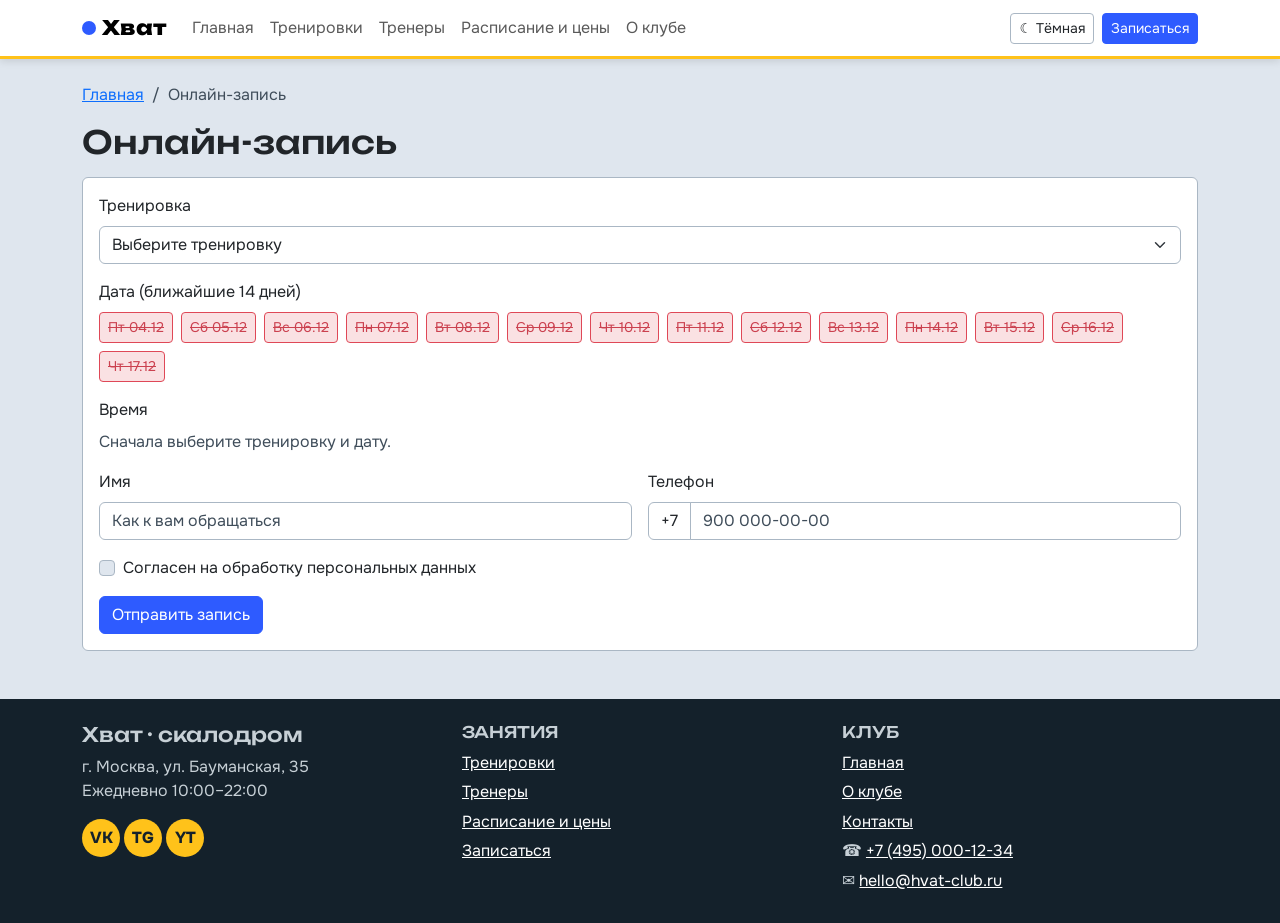
<file: order.html>
<!DOCTYPE html>
<html lang="ru" data-bs-theme="light">
<head>
  <meta charset="UTF-8">
  <meta name="viewport" content="width=device-width, initial-scale=1">
  <meta name="description" content="Онлайн-запись на тренировку: выберите занятие, дату, свободное время и оставьте имя и телефон.">
  <title>Онлайн-запись — скалодром «Хват»</title>
  <meta property="og:type" content="website">
  <meta property="og:title" content="Онлайн-запись — скалодром «Хват»">
  <meta property="og:description" content="Онлайн-запись на тренировку: выберите занятие, дату, свободное время и оставьте имя и телефон.">
  <meta property="og:image" content="https://egorshishlovttt.github.io/kr2-bootstrap-shop/images/preview.png">
  <link rel="preconnect" href="https://fonts.googleapis.com">
  <link rel="stylesheet" href="https://fonts.googleapis.com/css2?family=Unbounded:wght@600;800&family=Onest:wght@400;500;700&display=swap">
  <link rel="stylesheet" href="https://cdn.jsdelivr.net/npm/bootstrap@5.3.3/dist/css/bootstrap.min.css">
  <link rel="stylesheet" href="css/custom.css">
  <script src="js/theme.js"></script>
</head>
<body class="d-flex flex-column min-vh-100">
  <header class="site-header sticky-top bg-body">
    <nav class="navbar navbar-expand-lg" aria-label="Основная навигация">
      <div class="container">
        <a class="navbar-brand site-header__logo" href="index.html"><span class="site-header__dot"></span>Хват</a>
        <button class="navbar-toggler" type="button" data-bs-toggle="collapse" data-bs-target="#mainNav" aria-controls="mainNav" aria-expanded="false" aria-label="Открыть меню"><span class="navbar-toggler-icon"></span></button>
        <div class="collapse navbar-collapse" id="mainNav">
          <ul class="navbar-nav me-auto mb-2 mb-lg-0"><li class="nav-item"><a class="nav-link" href="index.html">Главная</a></li><li class="nav-item"><a class="nav-link" href="catalog.html">Тренировки</a></li><li class="nav-item"><a class="nav-link" href="trainers.html">Тренеры</a></li><li class="nav-item"><a class="nav-link" href="schedule.html">Расписание и цены</a></li><li class="nav-item"><a class="nav-link" href="about.html">О клубе</a></li></ul>
          <div class="d-flex gap-2">
            <button class="btn btn-outline-secondary btn-sm" id="theme-toggle" type="button" aria-pressed="false">☾ Тёмная</button>
            <a class="btn btn-primary btn-sm" href="order.html">Записаться</a>
          </div>
        </div>
      </div>
    </nav>
  </header>
  <main class="container py-4 flex-grow-1">
    <nav aria-label="breadcrumb"><ol class="breadcrumb"><li class="breadcrumb-item"><a href="index.html">Главная</a></li><li class="breadcrumb-item active" aria-current="page">Онлайн-запись</li></ol></nav>

    <h1 class="h2 mb-3">Онлайн-запись</h1>
    <div class="alert d-none" id="order-alert" role="alert"></div>
    <form class="card" id="order-form" novalidate><div class="card-body">
      <div class="mb-3"><label class="form-label" for="order-training">Тренировка</label><select class="form-select" id="order-training" required></select></div>
      <div class="mb-3"><span class="form-label d-block">Дата (ближайшие 14 дней)</span><div class="d-flex flex-wrap gap-2" id="slot-days"></div></div>
      <div class="mb-3"><span class="form-label d-block">Время</span><div class="d-flex flex-wrap gap-2" id="slot-times"></div></div>
      <div class="row g-3 mb-3"><div class="col-md-6"><label class="form-label" for="order-name">Имя</label><input class="form-control" id="order-name" autocomplete="name" required minlength="2" placeholder="Как к вам обращаться"></div>
        <div class="col-md-6"><label class="form-label" for="order-phone">Телефон</label><div class="input-group"><span class="input-group-text">+7</span><input class="form-control" id="order-phone" type="tel" autocomplete="tel-national" placeholder="900 000-00-00" required></div></div></div>
      <div class="form-check mb-3"><input class="form-check-input" type="checkbox" id="order-agree"><label class="form-check-label" for="order-agree">Согласен на обработку персональных данных</label></div>
      <button class="btn btn-primary" type="submit">Отправить запись</button></div></form>
    <div class="modal fade" id="confirmModal" tabindex="-1" aria-labelledby="confirmTitle" aria-hidden="true"><div class="modal-dialog modal-dialog-centered"><div class="modal-content">
      <div class="modal-header"><h2 class="modal-title h4" id="confirmTitle">Вы записаны!</h2><button type="button" class="btn-close" data-bs-dismiss="modal" aria-label="Закрыть"></button></div>
      <div class="modal-body"><p class="lead fw-bold" id="confirm-lead"></p><div id="confirm-body"></div><div class="alert alert-success mt-3 mb-0">Мы позвоним для подтверждения записи. Приходите за 15 минут до начала.</div></div>
      <div class="modal-footer"><a class="btn btn-primary" href="index.html">На главную</a><button type="button" class="btn btn-secondary" data-bs-dismiss="modal">Закрыть</button></div></div></div></div>
  </main>
  <footer class="site-footer py-4 mt-4">
    <div class="container"><div class="row g-4">
      <div class="col-12 col-md-4"><h2 class="h5">Хват · скалодром</h2><p>г. Москва, ул. Бауманская, 35<br>Ежедневно 10:00–22:00</p>
        <a class="site-footer__social" href="about.html#contacts" aria-label="ВКонтакте">VK</a> <a class="site-footer__social" href="about.html#contacts" aria-label="Telegram">TG</a> <a class="site-footer__social" href="about.html#contacts" aria-label="YouTube">YT</a></div>
      <nav class="col-6 col-md-4" aria-label="Занятия"><h2 class="h6 text-uppercase">Занятия</h2><ul class="list-unstyled mb-0 site-footer__links"><li><a href="catalog.html">Тренировки</a></li><li><a href="trainers.html">Тренеры</a></li><li><a href="schedule.html">Расписание и цены</a></li><li><a href="order.html">Записаться</a></li></ul></nav>
      <nav class="col-6 col-md-4" aria-label="Клуб"><h2 class="h6 text-uppercase">Клуб</h2><ul class="list-unstyled mb-0 site-footer__links"><li><a href="index.html">Главная</a></li><li><a href="about.html">О клубе</a></li><li><a href="about.html#contacts">Контакты</a></li><li>☎ <a href="tel:+74950001234">+7 (495) 000-12-34</a></li><li>✉ <a href="mailto:hello@hvat-club.ru">hello@hvat-club.ru</a></li></ul></nav>
    </div></div>
  </footer>
  <button class="btn btn-primary to-top" id="to-top" type="button" aria-label="Наверх"><svg width="20" height="20" viewBox="0 0 20 20" fill="none" stroke="currentColor" stroke-width="2.2" stroke-linecap="round" stroke-linejoin="round" aria-hidden="true"><path d="M4 11l6-6 6 6"/><path d="M4 17l6-6 6 6"/></svg></button>
  <script src="https://cdn.jsdelivr.net/npm/bootstrap@5.3.3/dist/js/bootstrap.bundle.min.js"></script>
  <script src="js/products.js" defer></script>
  <script src="js/main.js" defer></script>
  <script src="js/booking.js" defer></script>
  
</body>
</html>
</file>
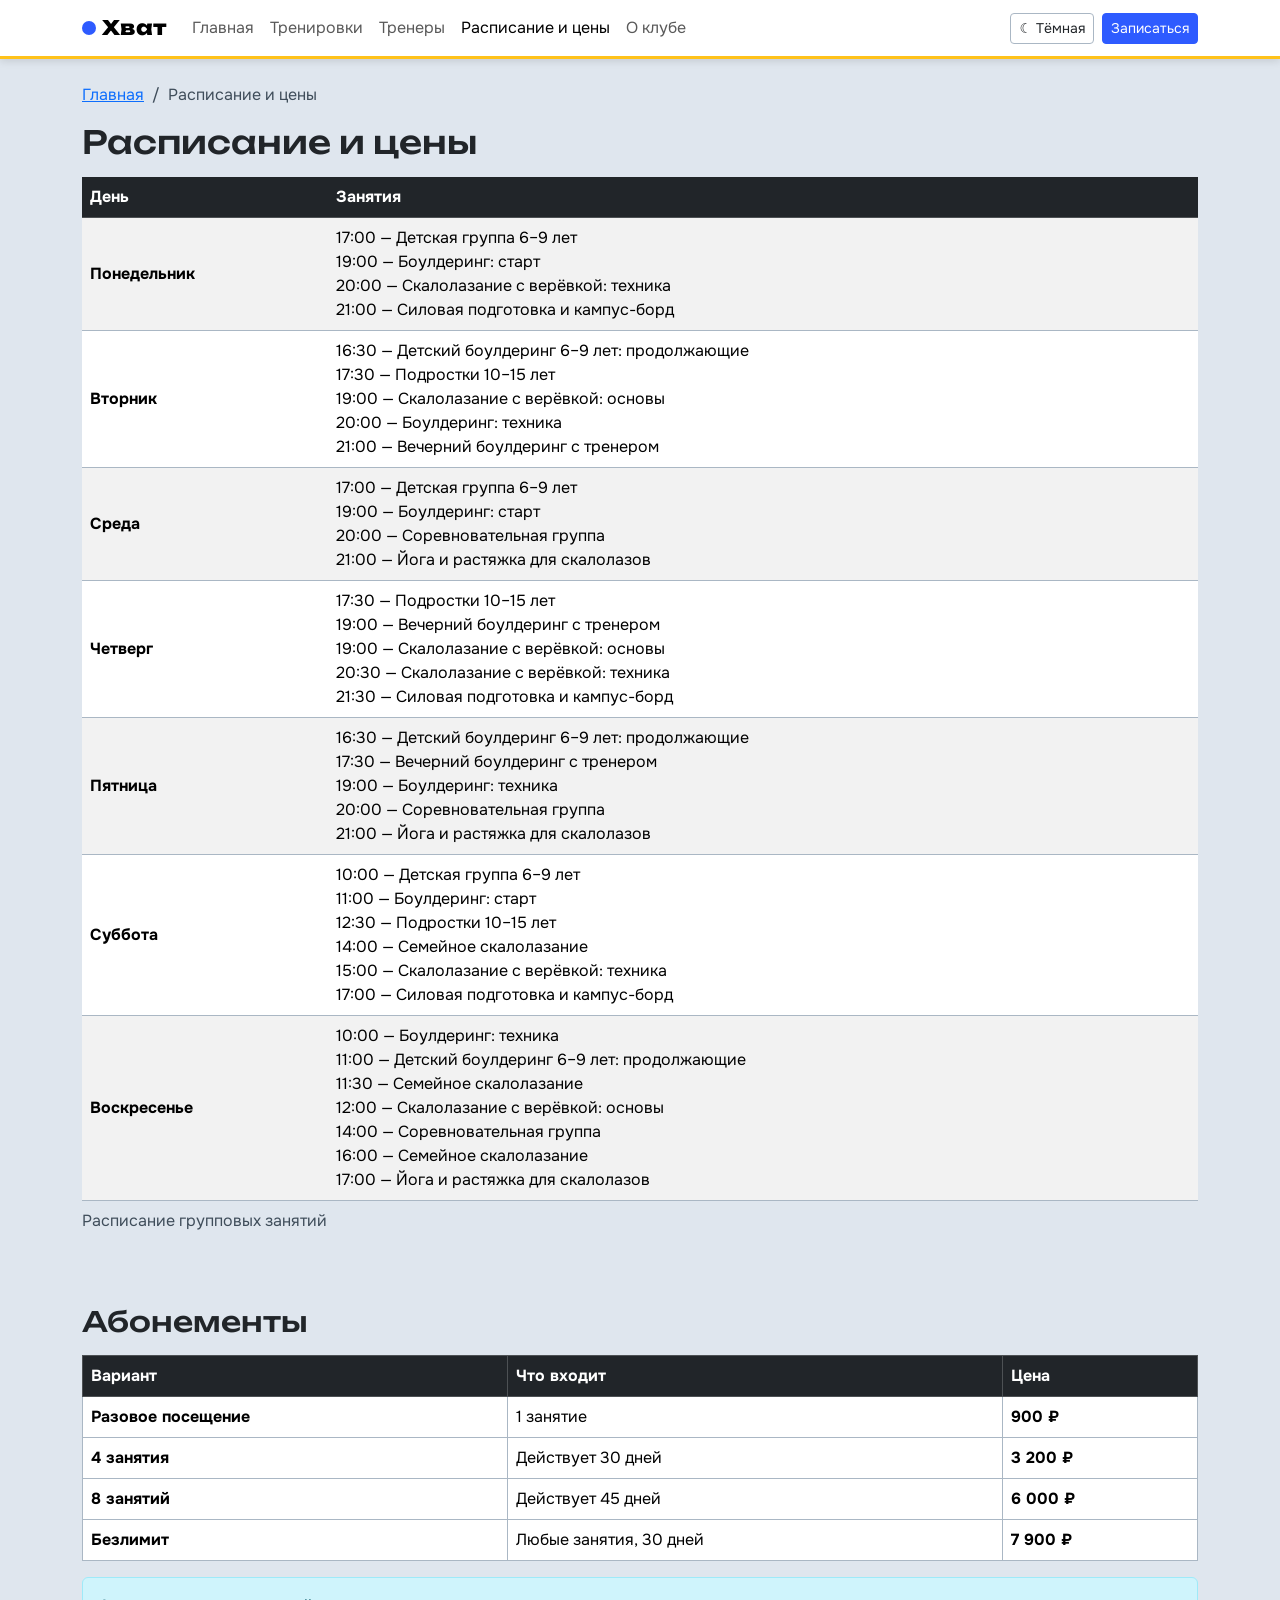
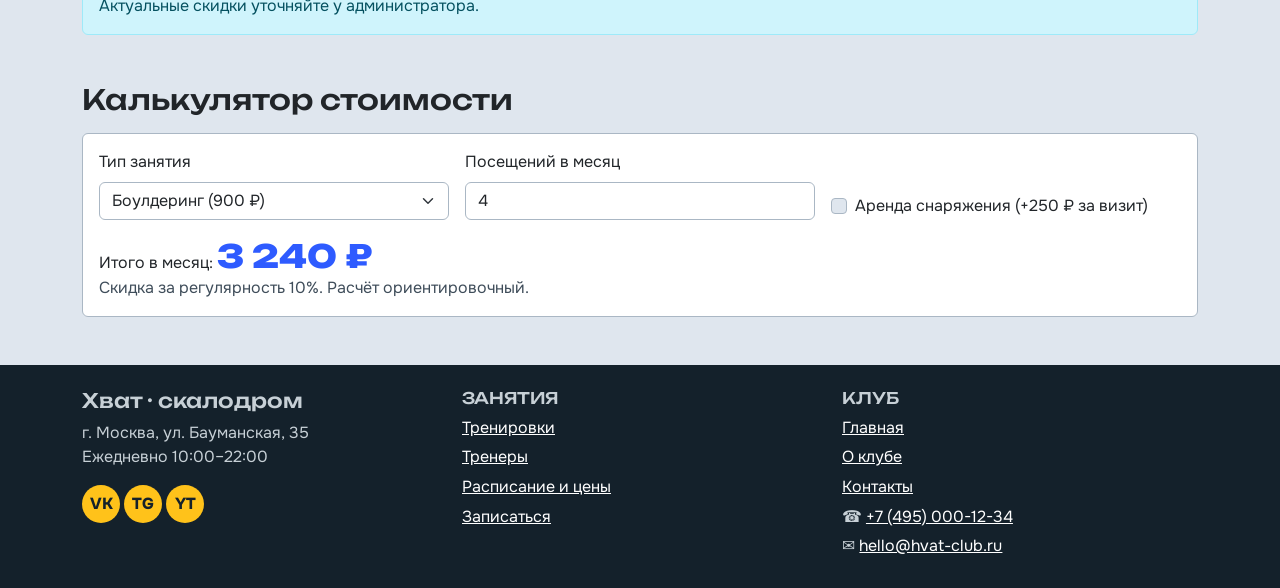
<file: schedule.html>
<!DOCTYPE html>
<html lang="ru" data-bs-theme="light">
<head>
  <meta charset="UTF-8">
  <meta name="viewport" content="width=device-width, initial-scale=1">
  <meta name="description" content="Расписание занятий по дням недели, цены на абонементы и калькулятор стоимости посещений.">
  <title>Расписание и цены — скалодром «Хват»</title>
  <meta property="og:type" content="website">
  <meta property="og:title" content="Расписание и цены — скалодром «Хват»">
  <meta property="og:description" content="Расписание занятий по дням недели, цены на абонементы и калькулятор стоимости посещений.">
  <meta property="og:image" content="https://egorshishlovttt.github.io/kr2-bootstrap-shop/images/preview.png">
  <link rel="preconnect" href="https://fonts.googleapis.com">
  <link rel="stylesheet" href="https://fonts.googleapis.com/css2?family=Unbounded:wght@600;800&family=Onest:wght@400;500;700&display=swap">
  <link rel="stylesheet" href="https://cdn.jsdelivr.net/npm/bootstrap@5.3.3/dist/css/bootstrap.min.css">
  <link rel="stylesheet" href="css/custom.css">
  <script src="js/theme.js"></script>
</head>
<body class="d-flex flex-column min-vh-100">
  <header class="site-header sticky-top bg-body">
    <nav class="navbar navbar-expand-lg" aria-label="Основная навигация">
      <div class="container">
        <a class="navbar-brand site-header__logo" href="index.html"><span class="site-header__dot"></span>Хват</a>
        <button class="navbar-toggler" type="button" data-bs-toggle="collapse" data-bs-target="#mainNav" aria-controls="mainNav" aria-expanded="false" aria-label="Открыть меню"><span class="navbar-toggler-icon"></span></button>
        <div class="collapse navbar-collapse" id="mainNav">
          <ul class="navbar-nav me-auto mb-2 mb-lg-0"><li class="nav-item"><a class="nav-link" href="index.html">Главная</a></li><li class="nav-item"><a class="nav-link" href="catalog.html">Тренировки</a></li><li class="nav-item"><a class="nav-link" href="trainers.html">Тренеры</a></li><li class="nav-item"><a class="nav-link active" href="schedule.html" aria-current="page">Расписание и цены</a></li><li class="nav-item"><a class="nav-link" href="about.html">О клубе</a></li></ul>
          <div class="d-flex gap-2">
            <button class="btn btn-outline-secondary btn-sm" id="theme-toggle" type="button" aria-pressed="false">☾ Тёмная</button>
            <a class="btn btn-primary btn-sm" href="order.html">Записаться</a>
          </div>
        </div>
      </div>
    </nav>
  </header>
  <main class="container py-4 flex-grow-1">
    <nav aria-label="breadcrumb"><ol class="breadcrumb"><li class="breadcrumb-item"><a href="index.html">Главная</a></li><li class="breadcrumb-item active" aria-current="page">Расписание и цены</li></ol></nav>

    <h1 class="h2 mb-3">Расписание и цены</h1>
    <div class="table-responsive mb-5"><table class="table table-striped align-middle"><caption>Расписание групповых занятий</caption><thead class="table-dark"><tr><th scope="col">День</th><th scope="col">Занятия</th></tr></thead><tbody><tr><th scope="row">Понедельник</th><td>17:00 — Детская группа 6–9 лет<br>19:00 — Боулдеринг: старт<br>20:00 — Скалолазание с верёвкой: техника<br>21:00 — Силовая подготовка и кампус-борд</td></tr><tr><th scope="row">Вторник</th><td>16:30 — Детский боулдеринг 6–9 лет: продолжающие<br>17:30 — Подростки 10–15 лет<br>19:00 — Скалолазание с верёвкой: основы<br>20:00 — Боулдеринг: техника<br>21:00 — Вечерний боулдеринг с тренером</td></tr><tr><th scope="row">Среда</th><td>17:00 — Детская группа 6–9 лет<br>19:00 — Боулдеринг: старт<br>20:00 — Соревновательная группа<br>21:00 — Йога и растяжка для скалолазов</td></tr><tr><th scope="row">Четверг</th><td>17:30 — Подростки 10–15 лет<br>19:00 — Вечерний боулдеринг с тренером<br>19:00 — Скалолазание с верёвкой: основы<br>20:30 — Скалолазание с верёвкой: техника<br>21:30 — Силовая подготовка и кампус-борд</td></tr><tr><th scope="row">Пятница</th><td>16:30 — Детский боулдеринг 6–9 лет: продолжающие<br>17:30 — Вечерний боулдеринг с тренером<br>19:00 — Боулдеринг: техника<br>20:00 — Соревновательная группа<br>21:00 — Йога и растяжка для скалолазов</td></tr><tr><th scope="row">Суббота</th><td>10:00 — Детская группа 6–9 лет<br>11:00 — Боулдеринг: старт<br>12:30 — Подростки 10–15 лет<br>14:00 — Семейное скалолазание<br>15:00 — Скалолазание с верёвкой: техника<br>17:00 — Силовая подготовка и кампус-борд</td></tr><tr><th scope="row">Воскресенье</th><td>10:00 — Боулдеринг: техника<br>11:00 — Детский боулдеринг 6–9 лет: продолжающие<br>11:30 — Семейное скалолазание<br>12:00 — Скалолазание с верёвкой: основы<br>14:00 — Соревновательная группа<br>16:00 — Семейное скалолазание<br>17:00 — Йога и растяжка для скалолазов</td></tr></tbody></table></div>
    <h2 class="h3 mb-3" id="prices">Абонементы</h2>
    <div class="table-responsive"><table class="table table-bordered align-middle"><thead class="table-dark"><tr><th scope="col">Вариант</th><th scope="col">Что входит</th><th scope="col">Цена</th></tr></thead><tbody><tr><th scope="row">Разовое посещение</th><td>1 занятие</td><td><strong>900 ₽</strong></td></tr><tr><th scope="row">4 занятия</th><td>Действует 30 дней</td><td><strong>3 200 ₽</strong></td></tr><tr><th scope="row">8 занятий</th><td>Действует 45 дней</td><td><strong>6 000 ₽</strong></td></tr><tr><th scope="row">Безлимит</th><td>Любые занятия, 30 дней</td><td><strong>7 900 ₽</strong></td></tr></tbody></table></div>
    <div class="alert alert-info">Актуальные скидки уточняйте у администратора.</div>
    <h2 class="h3 mt-5 mb-3" id="calculator">Калькулятор стоимости</h2>
    <form class="card" id="calc"><div class="card-body"><div class="row g-3">
      <div class="col-md-4"><label class="form-label" for="calc-type">Тип занятия</label><select class="form-select" id="calc-type"><option value="900">Боулдеринг (900 ₽)</option><option value="1100">Скалолазание с верёвкой (1 100 ₽)</option><option value="700">Детская группа (700 ₽)</option></select></div>
      <div class="col-md-4"><label class="form-label" for="calc-visits">Посещений в месяц</label><input class="form-control" id="calc-visits" type="number" min="1" max="30" value="4"></div>
      <div class="col-md-4 d-flex align-items-end"><div class="form-check"><input class="form-check-input" type="checkbox" id="calc-rent"><label class="form-check-label" for="calc-rent">Аренда снаряжения (+250 ₽ за визит)</label></div></div>
    </div><p class="mt-3 mb-0">Итого в месяц: <span class="price-big" id="calc-total"></span></p><p class="text-body-secondary mb-0" id="calc-note"></p></div></form>
  </main>
  <footer class="site-footer py-4 mt-4">
    <div class="container"><div class="row g-4">
      <div class="col-12 col-md-4"><h2 class="h5">Хват · скалодром</h2><p>г. Москва, ул. Бауманская, 35<br>Ежедневно 10:00–22:00</p>
        <a class="site-footer__social" href="about.html#contacts" aria-label="ВКонтакте">VK</a> <a class="site-footer__social" href="about.html#contacts" aria-label="Telegram">TG</a> <a class="site-footer__social" href="about.html#contacts" aria-label="YouTube">YT</a></div>
      <nav class="col-6 col-md-4" aria-label="Занятия"><h2 class="h6 text-uppercase">Занятия</h2><ul class="list-unstyled mb-0 site-footer__links"><li><a href="catalog.html">Тренировки</a></li><li><a href="trainers.html">Тренеры</a></li><li><a href="schedule.html">Расписание и цены</a></li><li><a href="order.html">Записаться</a></li></ul></nav>
      <nav class="col-6 col-md-4" aria-label="Клуб"><h2 class="h6 text-uppercase">Клуб</h2><ul class="list-unstyled mb-0 site-footer__links"><li><a href="index.html">Главная</a></li><li><a href="about.html">О клубе</a></li><li><a href="about.html#contacts">Контакты</a></li><li>☎ <a href="tel:+74950001234">+7 (495) 000-12-34</a></li><li>✉ <a href="mailto:hello@hvat-club.ru">hello@hvat-club.ru</a></li></ul></nav>
    </div></div>
  </footer>
  <button class="btn btn-primary to-top" id="to-top" type="button" aria-label="Наверх"><svg width="20" height="20" viewBox="0 0 20 20" fill="none" stroke="currentColor" stroke-width="2.2" stroke-linecap="round" stroke-linejoin="round" aria-hidden="true"><path d="M4 11l6-6 6 6"/><path d="M4 17l6-6 6 6"/></svg></button>
  <script src="https://cdn.jsdelivr.net/npm/bootstrap@5.3.3/dist/js/bootstrap.bundle.min.js"></script>
  <script src="js/products.js" defer></script>
  <script src="js/main.js" defer></script>
  <script src="js/features.js" defer></script>
  
</body>
</html>
</file>
<file: css/custom.css>
/* ===================================
   1. Переменные проекта (переопределяют Bootstrap)
   =================================== */
:root {
  --bs-primary: #2e5bff;
  --bs-primary-rgb: 46, 91, 255;
  --bs-link-color: #2e5bff;
  --bs-link-hover-color: #1e3fc0;
  --bs-body-font-family: "Onest", system-ui, -apple-system, "Segoe UI", sans-serif;
  --color-accent: #ffc21a;
  --color-hero: #14212b;
  --header-offset: 80px;
  --z-to-top: 1040;
}
/* Светлая тема: серо-голубой фон страницы, белые карточки, заметные границы */
:root, [data-bs-theme="light"] {
  --bs-body-bg: #dfe6ee;
  --bs-body-bg-rgb: 223, 230, 238;
  --bs-border-color: #aab7c4;
  --bs-secondary-color: #3f4d5a;
  --surface: #ffffff;
}
[data-bs-theme="dark"] {
  --bs-body-bg: #2b343e;
  --bs-body-bg-rgb: 43, 52, 62;
  --bs-border-color: #556473;
  --bs-body-color: #eef2f6;
  --bs-secondary-color: #b8c4cf;
  --surface: #36414d;
  --bs-primary: #6b8cff;
  --bs-primary-rgb: 107, 140, 255;
  --bs-link-color: #8fa8ff;
  --bs-link-hover-color: #b5c5ff;
}

/* ===================================
   2. Базовые стили
   =================================== */
html { scroll-behavior: smooth; scroll-padding-top: var(--header-offset); }
@media (prefers-reduced-motion: reduce) { html { scroll-behavior: auto; } }
h1, h2, h3, .site-header__logo { font-family: "Unbounded", Impact, sans-serif; }
.btn-primary { --bs-btn-bg: var(--bs-primary); --bs-btn-border-color: var(--bs-primary); --bs-btn-hover-bg: #1e3fc0; --bs-btn-hover-border-color: #1e3fc0; --bs-btn-color: #fff; }
[data-bs-theme="dark"] .btn-primary { --bs-btn-color: #0b1020; }
:focus-visible { outline: 3px solid var(--color-accent); outline-offset: 2px; }
[aria-invalid="true"] { border-color: var(--bs-danger); }

/* ===================================
   3. Блок site-header
   =================================== */
.site-header { border-bottom: 3px solid var(--color-accent); }
.site-header__logo { font-weight: 800; letter-spacing: .02em; }
.site-header__dot { display: inline-block; width: 14px; height: 14px; border-radius: 50%; background: var(--bs-primary); margin-right: 6px; }

/* ===================================
   4. Блок hero
   =================================== */
.hero { background: var(--color-hero); color: #eef2f5; border-radius: 1rem; overflow: hidden; }
.hero__title { font-weight: 800; font-size: clamp(2rem, 5vw, 3.2rem); }
.hero__text { color: #c7d0d6; }
.hero__image { width: 100%; height: 100%; object-fit: cover; min-height: 220px; }
.promo { background: var(--color-accent); color: #14212b; border: 0; }

/* ===================================
   5. Блоки карточек
   =================================== */
.training-card { transition: transform .15s, box-shadow .15s; }
.training-card:hover { transform: translateY(-3px); box-shadow: var(--bs-box-shadow); }
.training-card__image { aspect-ratio: 3 / 2; object-fit: cover; }
.trainer-card { text-align: left; cursor: pointer; }
.trainer-card__avatar, .review__avatar { width: 64px; height: 64px; border-radius: 50%; display: grid; place-items: center; background: var(--bs-primary); color: #fff; font: 800 1.2rem "Unbounded", sans-serif; }
[data-bs-theme="dark"] .trainer-card__avatar { color: #0b1020; }

/* ===================================
   6. Отзывы, галерея, карта
   =================================== */
.review { padding: 1.25rem; text-align: center; }
.review__stars { color: var(--color-accent); font-size: 1.4rem; letter-spacing: 3px; }
.review__text { font-size: 1rem; }
.carousel-control-prev-icon, .carousel-control-next-icon { filter: invert(1) grayscale(1); }
[data-bs-theme="dark"] .carousel-control-prev-icon, [data-bs-theme="dark"] .carousel-control-next-icon { filter: none; }
.carousel-control-prev, .carousel-control-next { width: 6%; opacity: .9; }
.gallery__image { aspect-ratio: 3 / 2; object-fit: cover; }
.map-placeholder { min-height: 240px; display: grid; place-items: center; border-radius: .75rem; font-weight: 700; background: repeating-linear-gradient(45deg, var(--bs-border-color) 0 2px, transparent 2px 22px), var(--bs-tertiary-bg); }
.price-big { font: 800 2rem "Unbounded", sans-serif; color: var(--bs-primary); }

/* ===================================
   7. Подвал и кнопка «Наверх»
   =================================== */
.site-footer { background: var(--color-hero); color: #c7d0d6; }
.site-footer a { color: #fff; }
.site-footer__social { display: inline-grid; place-items: center; width: 38px; height: 38px; border-radius: 50%; background: var(--color-accent); color: #14212b !important; font-weight: 800; text-decoration: none; }
.site-footer__links li { margin-bottom: .35rem; }
.map-frame iframe { display: block; border: 0; border-radius: .75rem; margin-bottom: .5rem; }
.to-top { position: fixed; right: 1rem; bottom: 1rem; z-index: var(--z-to-top); display: none; }
.to-top--visible { display: grid; place-items: center; }

/* ===================================
   8. Поверхности и контраст
   =================================== */
.card, .accordion-item, .modal-content, .list-group-item, .tab-content { --bs-card-bg: var(--surface); background-color: var(--surface); border-color: var(--bs-border-color); }
.accordion { --bs-accordion-bg: var(--surface); --bs-accordion-border-color: var(--bs-border-color); }
.table { --bs-table-bg: var(--surface); }
.form-control, .form-select, .input-group-text { background-color: var(--surface); border-color: var(--bs-border-color); }
.site-header { background-color: var(--surface) !important; box-shadow: 0 2px 8px rgba(0, 0, 0, .12); }
.btn-outline-secondary { --bs-btn-color: var(--bs-body-color); --bs-btn-border-color: var(--bs-border-color); }
.btn-outline-primary { --bs-btn-border-width: 2px; }
.nav-tabs .nav-link.active { background-color: var(--surface); }

/* ===================================
   9. Слоты записи: свободно (зелёный) / занято (красный)
   =================================== */
.btn-outline-success { --bs-btn-border-width: 2px; --bs-btn-color: #0f7a45; --bs-btn-border-color: #198754; background-color: rgba(25, 135, 84, .14); font-weight: 600; }
.btn-outline-success:hover { --bs-btn-color: #fff; }
[data-bs-theme="dark"] .btn-outline-success { --bs-btn-color: #6fdc9f; --bs-btn-border-color: #3fbf7a; background-color: rgba(63, 191, 122, .16); }
.btn-outline-danger:disabled, .btn-outline-danger.disabled { --bs-btn-disabled-color: #c62d3d; --bs-btn-disabled-border-color: #dc3545; --bs-btn-disabled-bg: rgba(220, 53, 69, .16); opacity: .9; text-decoration: line-through; }
[data-bs-theme="dark"] .btn-outline-danger:disabled { --bs-btn-disabled-color: #ff8b97; --bs-btn-disabled-border-color: #ff6b7a; }

/* ===================================
   10. Фото тренеров и липкая панель фильтров
   =================================== */
.trainer-card__photo { width: 100%; height: auto; aspect-ratio: 1 / 1; object-fit: cover; border-radius: .6rem; object-position: center top; }
.trainer-modal__photo { width: 160px; height: 160px; object-fit: cover; border-radius: 50%; display: block; margin: 0 auto; object-position: center top; }
.filters-bar { position: sticky; top: var(--header-offset); z-index: 1010; background-color: var(--bs-body-bg); padding: .75rem .75rem .5rem; margin-left: -.75rem; margin-right: -.75rem; border-bottom: 2px solid var(--bs-border-color); box-shadow: 0 10px 10px -8px rgba(0, 0, 0, .3); }
</file>
